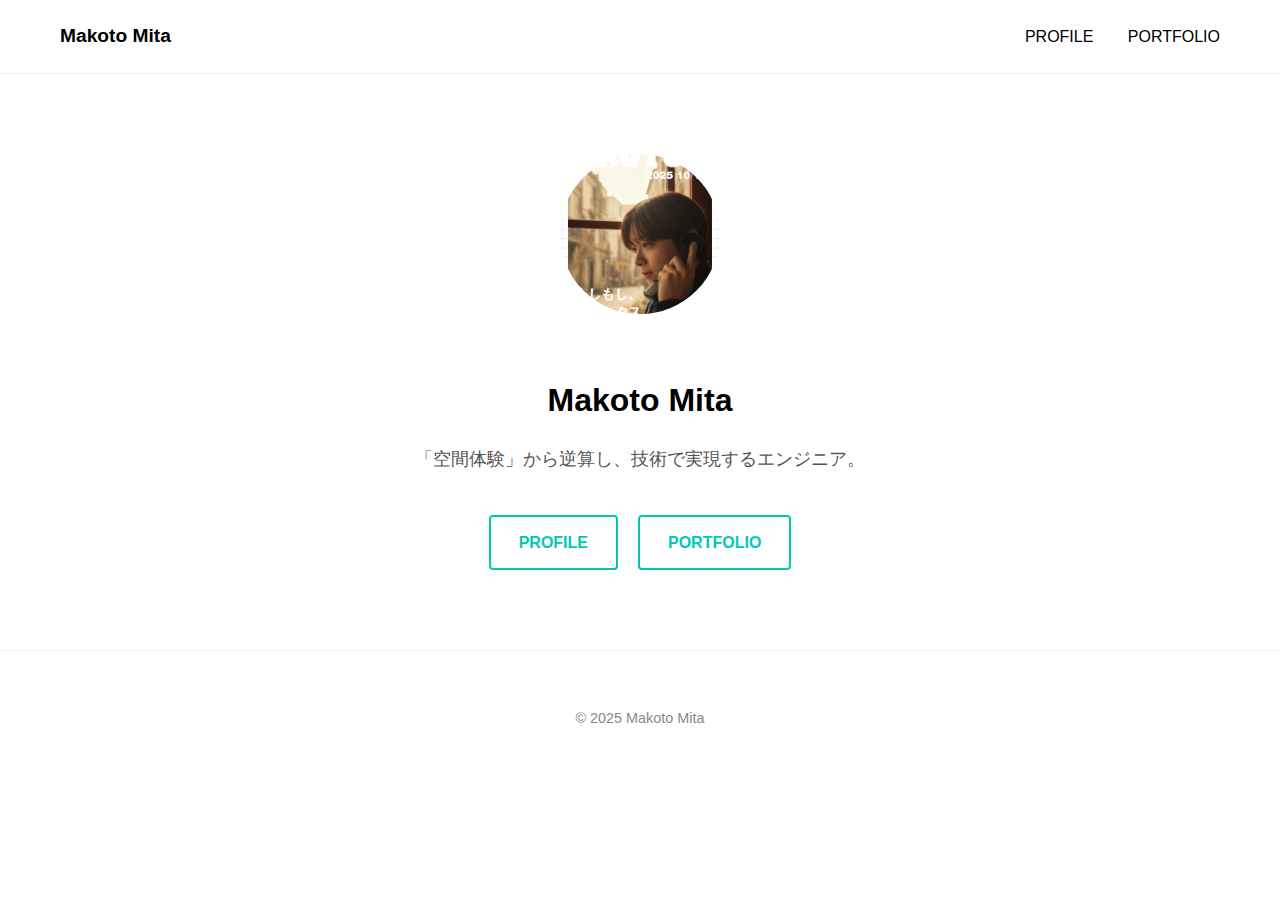
<file: index.html>
<!DOCTYPE html>
<html lang="ja">
<head>
  <meta charset="UTF-8">
  <meta name="viewport" content="width=device-width, initial-scale=1.0">
  <title>Makoto Mita | Engineer</title>
  <link rel="stylesheet" href="assets/style.css">
</head>
<body>
  <header>
    <div class="logo">Makoto Mita</div>
    <nav>
      <a href="profile.html">PROFILE</a>
      <a href="portfolio.html">PORTFOLIO</a>
    </nav>
  </header>

  <main class="hero">
    <img src="assets/face.jpg" alt="Makoto Mita" class="profile-image">
    <h1>Makoto Mita</h1>
    <p class="subtext">「空間体験」から逆算し、技術で実現するエンジニア。</p>
    <div class="buttons">
      <a href="profile.html" class="btn">PROFILE</a>
      <a href="portfolio.html" class="btn">PORTFOLIO</a>
    </div>
  </main>

  <footer>
    <p>© 2025 Makoto Mita</p>
  </footer>
</body>
</html>
</file>
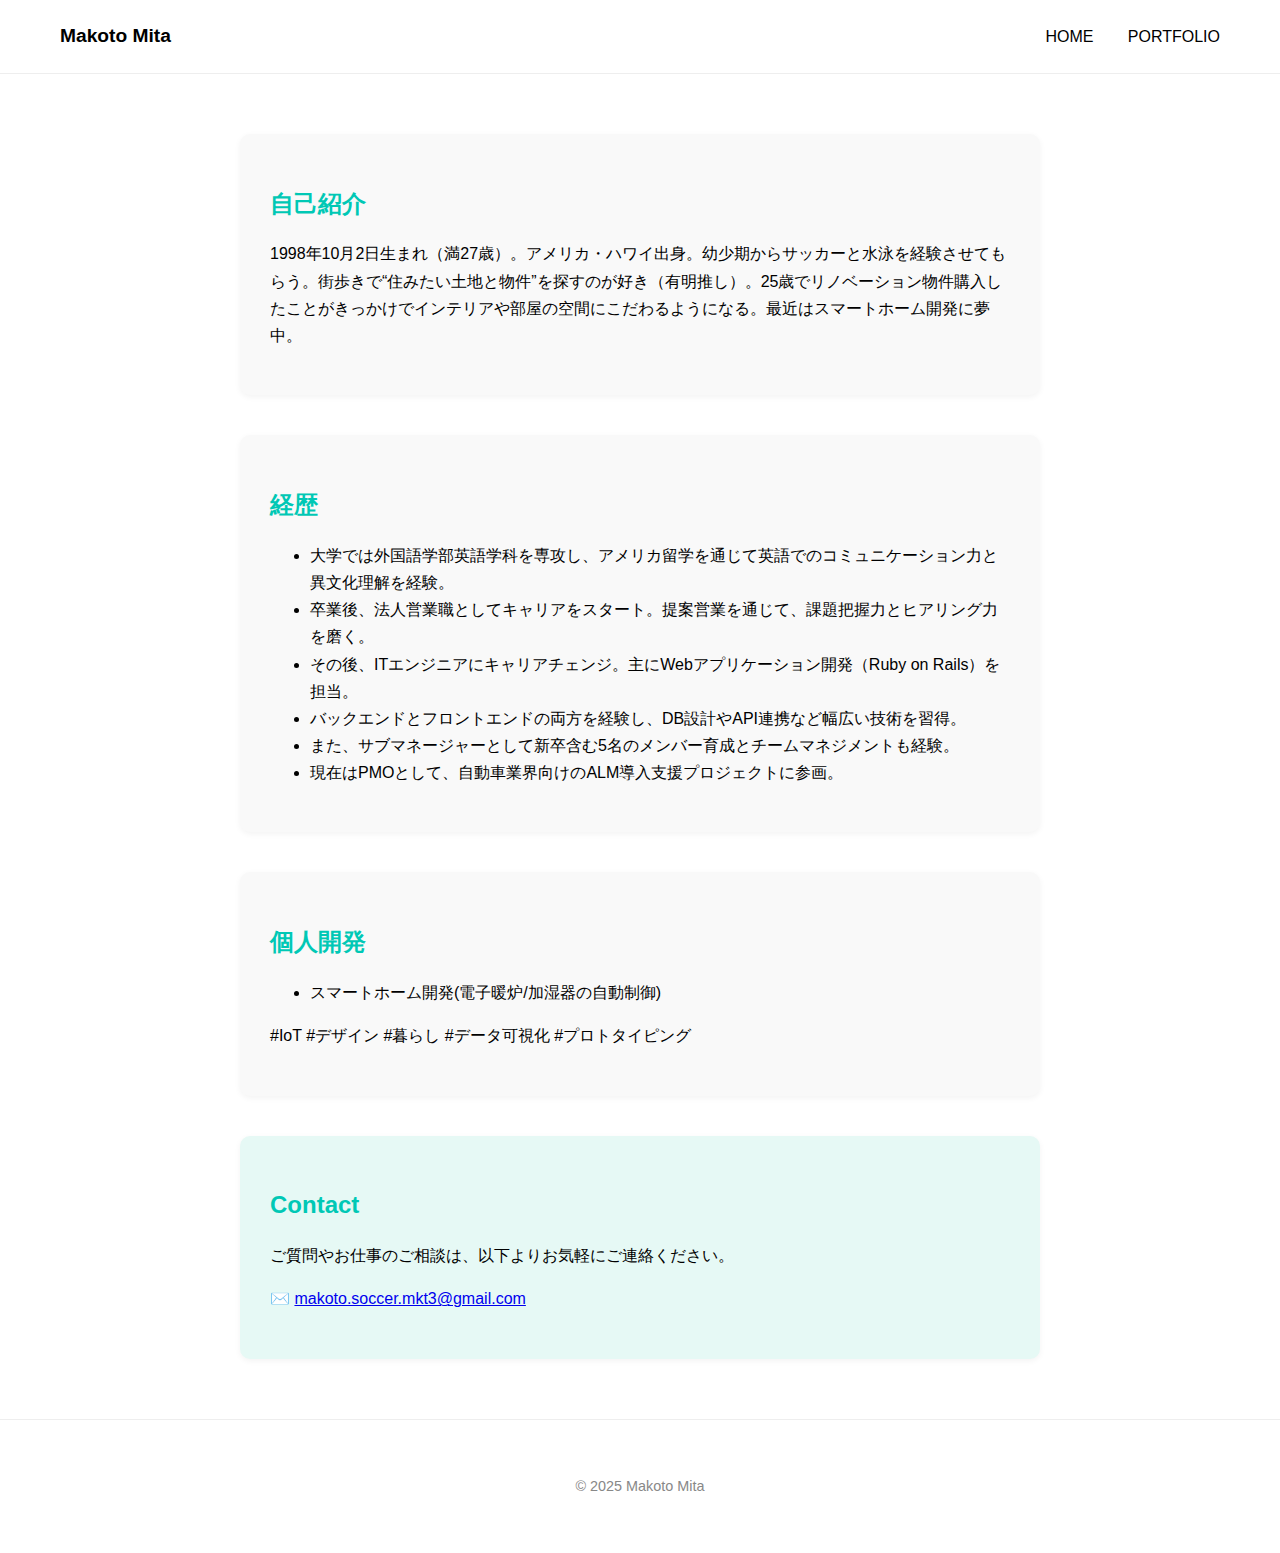
<file: profile.html>
<!DOCTYPE html>
<html lang="ja">
<head>
  <meta charset="UTF-8">
  <meta name="viewport" content="width=device-width, initial-scale=1.0">
  <title>Profile | Makoto Mita</title>
  <link rel="stylesheet" href="assets/style.css">
</head>
<body>
  <header>
    <div class="logo">Makoto Mita</div>
    <nav>
      <a href="index.html">HOME</a>
      <a href="portfolio.html">PORTFOLIO</a>
    </nav>
  </header>

  <main class="content">
    <section class="card">
      <h2>自己紹介</h2>
      <p>1998年10月2日生まれ（満27歳）。アメリカ・ハワイ出身。幼少期からサッカーと水泳を経験させてもらう。街歩きで“住みたい土地と物件”を探すのが好き（有明推し）。25歳でリノベーション物件購入したことがきっかけでインテリアや部屋の空間にこだわるようになる。最近はスマートホーム開発に夢中。</p>
    </section>

    <section class="card">
      <h2>経歴</h2>
      <ul>
        <li>大学では外国語学部英語学科を専攻し、アメリカ留学を通じて英語でのコミュニケーション力と異文化理解を経験。</li>
        <li>卒業後、法人営業職としてキャリアをスタート。提案営業を通じて、課題把握力とヒアリング力を磨く。</li>
        <li>その後、ITエンジニアにキャリアチェンジ。主にWebアプリケーション開発（Ruby on Rails）を担当。</li>
        <li>バックエンドとフロントエンドの両方を経験し、DB設計やAPI連携など幅広い技術を習得。</li>
        <li>また、サブマネージャーとして新卒含む5名のメンバー育成とチームマネジメントも経験。</li>
        <li>現在はPMOとして、自動車業界向けのALM導入支援プロジェクトに参画。</li>
      </ul>
    </section>

    <section class="card">
      <h2>個人開発</h2>
      <ul>
        <li>スマートホーム開発(電子暖炉/加湿器の自動制御)</li>
      </ul>
      <p>#IoT #デザイン #暮らし #データ可視化 #プロトタイピング</p>
    </section>

    <section class="card contact">
      <h2>Contact</h2>
      <p>ご質問やお仕事のご相談は、以下よりお気軽にご連絡ください。</p>
      <p>✉️ <a href="mailto:makoto.soccer.mkt3@gmail.com">makoto.soccer.mkt3@gmail.com</a></p>
    </section>
  </main>

  <footer>
    <p>© 2025 Makoto Mita</p>
  </footer>
</body>
</html>
</file>
<file: assets/style.css>
/* ---------- 全体設定 ---------- */
body {
  font-family: "Inter", "Noto Sans JP", sans-serif;
  color: #000;
  background-color: #fff;
  margin: 0;
  padding: 0;
  line-height: 1.7;
}

/* ---------- ヘッダー ---------- */
header {
  display: flex;
  justify-content: space-between;
  align-items: center;
  padding: 20px 60px;
  border-bottom: 1px solid #eee;
}

.logo {
  font-weight: 700;
  font-size: 1.2em;
}

nav a {
  margin-left: 30px;
  text-decoration: none;
  color: #000;
  font-weight: 500;
  transition: color 0.3s;
}

nav a:hover {
  color: #00C8B5;
}

/* ---------- Heroセクション ---------- */
.hero {
  text-align: center;
  padding: 80px 20px;
}

.profile-image {
  width: 160px;
  height: 160px;
  border-radius: 50%;
  object-fit: cover;
  margin-bottom: 30px;
}

h1 {
  font-size: 2rem;
  font-weight: 700;
  margin-bottom: 10px;
}

.subtext {
  color: #555;
  font-size: 1.1rem;
  margin-bottom: 40px;
}

/* ---------- ボタン ---------- */
.buttons {
  display: flex;
  justify-content: center;
  gap: 20px;
}

.btn {
  border: 2px solid #00C8B5;
  padding: 12px 28px;
  border-radius: 4px;
  text-decoration: none;
  color: #00C8B5;
  font-weight: 600;
  transition: all 0.3s ease;
}

.btn:hover {
  background-color: #00C8B5;
  color: #fff;
}

/* ---------- メインコンテンツ ---------- */
.content {
  max-width: 800px;
  margin: 60px auto;
  padding: 0 20px;
}

.card {
  background: #f9f9f9;
  border-radius: 10px;
  padding: 30px;
  margin-bottom: 40px;
  box-shadow: 0 2px 6px rgba(0, 0, 0, 0.05);
}

.card h2 {
  color: #00C8B5;
  margin-bottom: 15px;
}

.card.contact {
  background: #E6F9F5;
}

/* ---------- 画像 ---------- */
.portfolio-image {
  width: 100%;
  border-radius: 10px;
  margin: 20px 0;
}

/* ---------- フッター ---------- */
footer {
  text-align: center;
  padding: 40px 0;
  font-size: 0.9rem;
  color: #888;
  border-top: 1px solid #eee;
}
</file>
